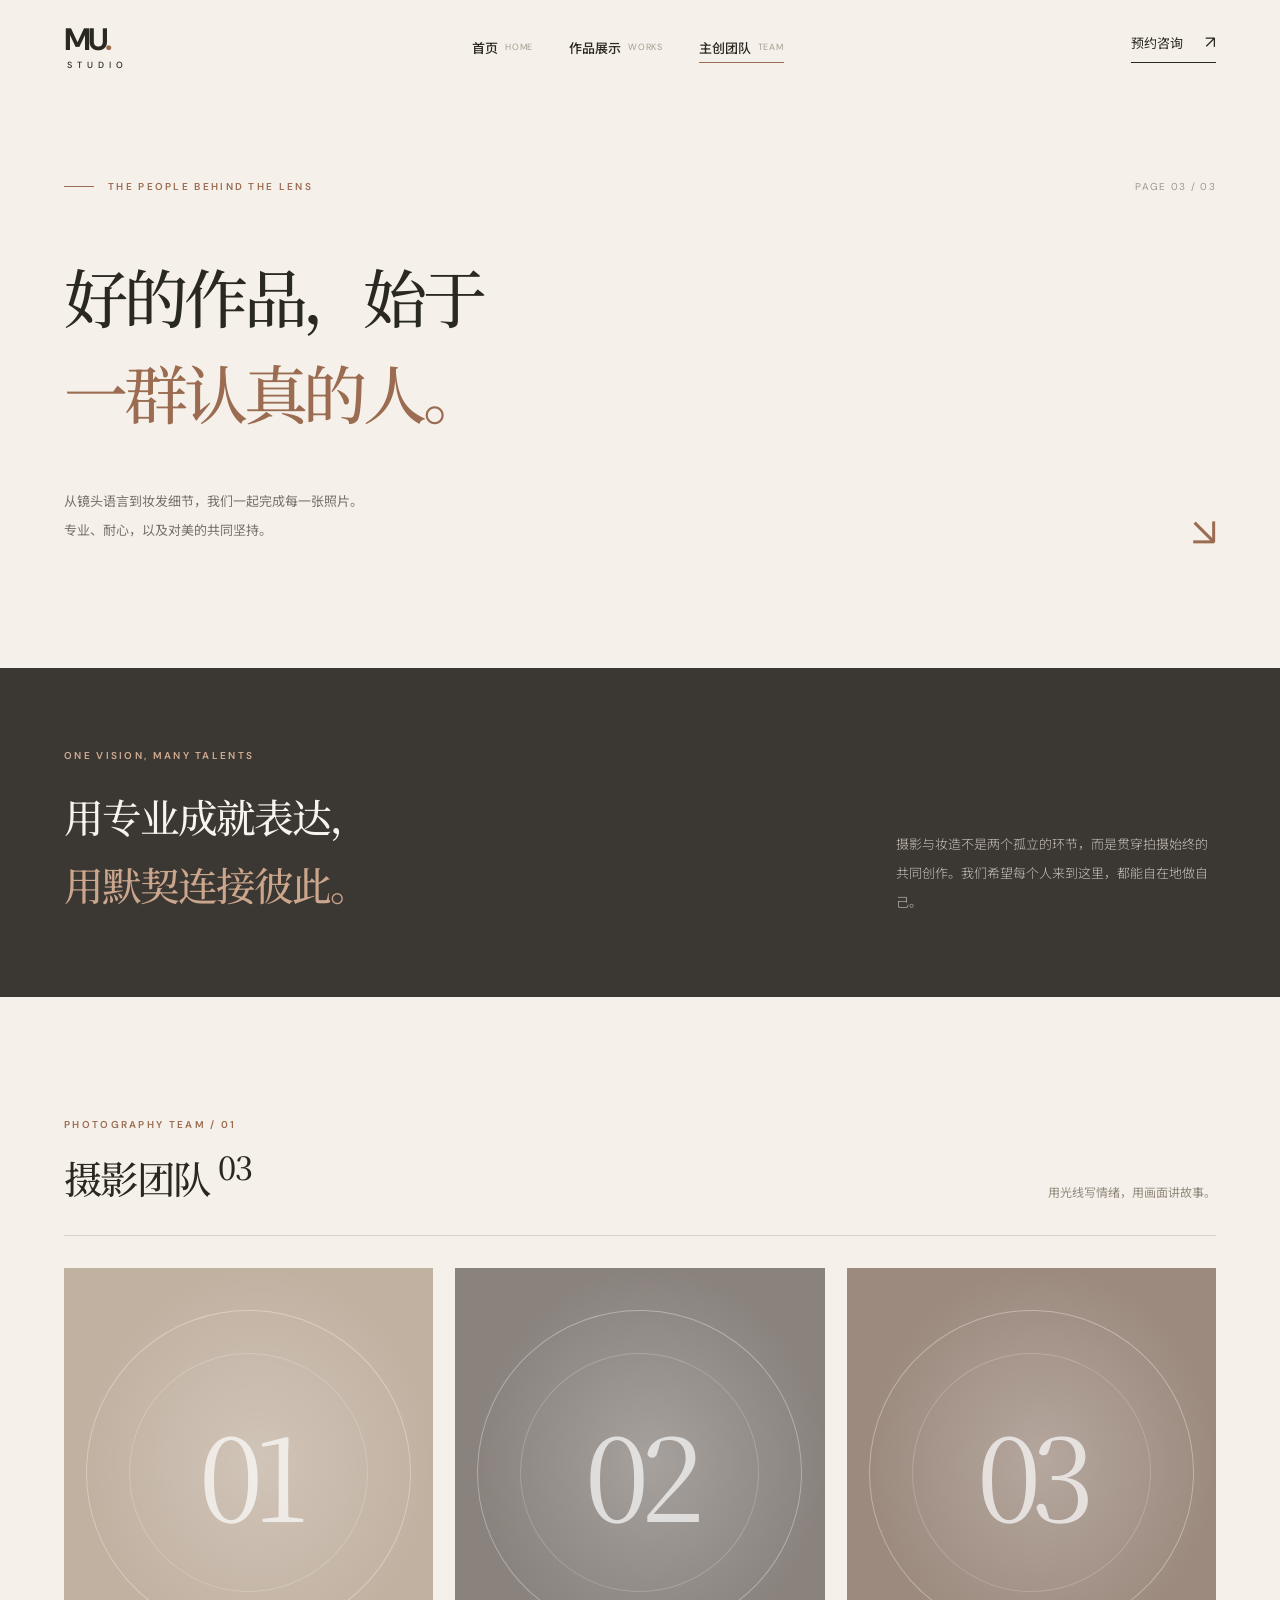
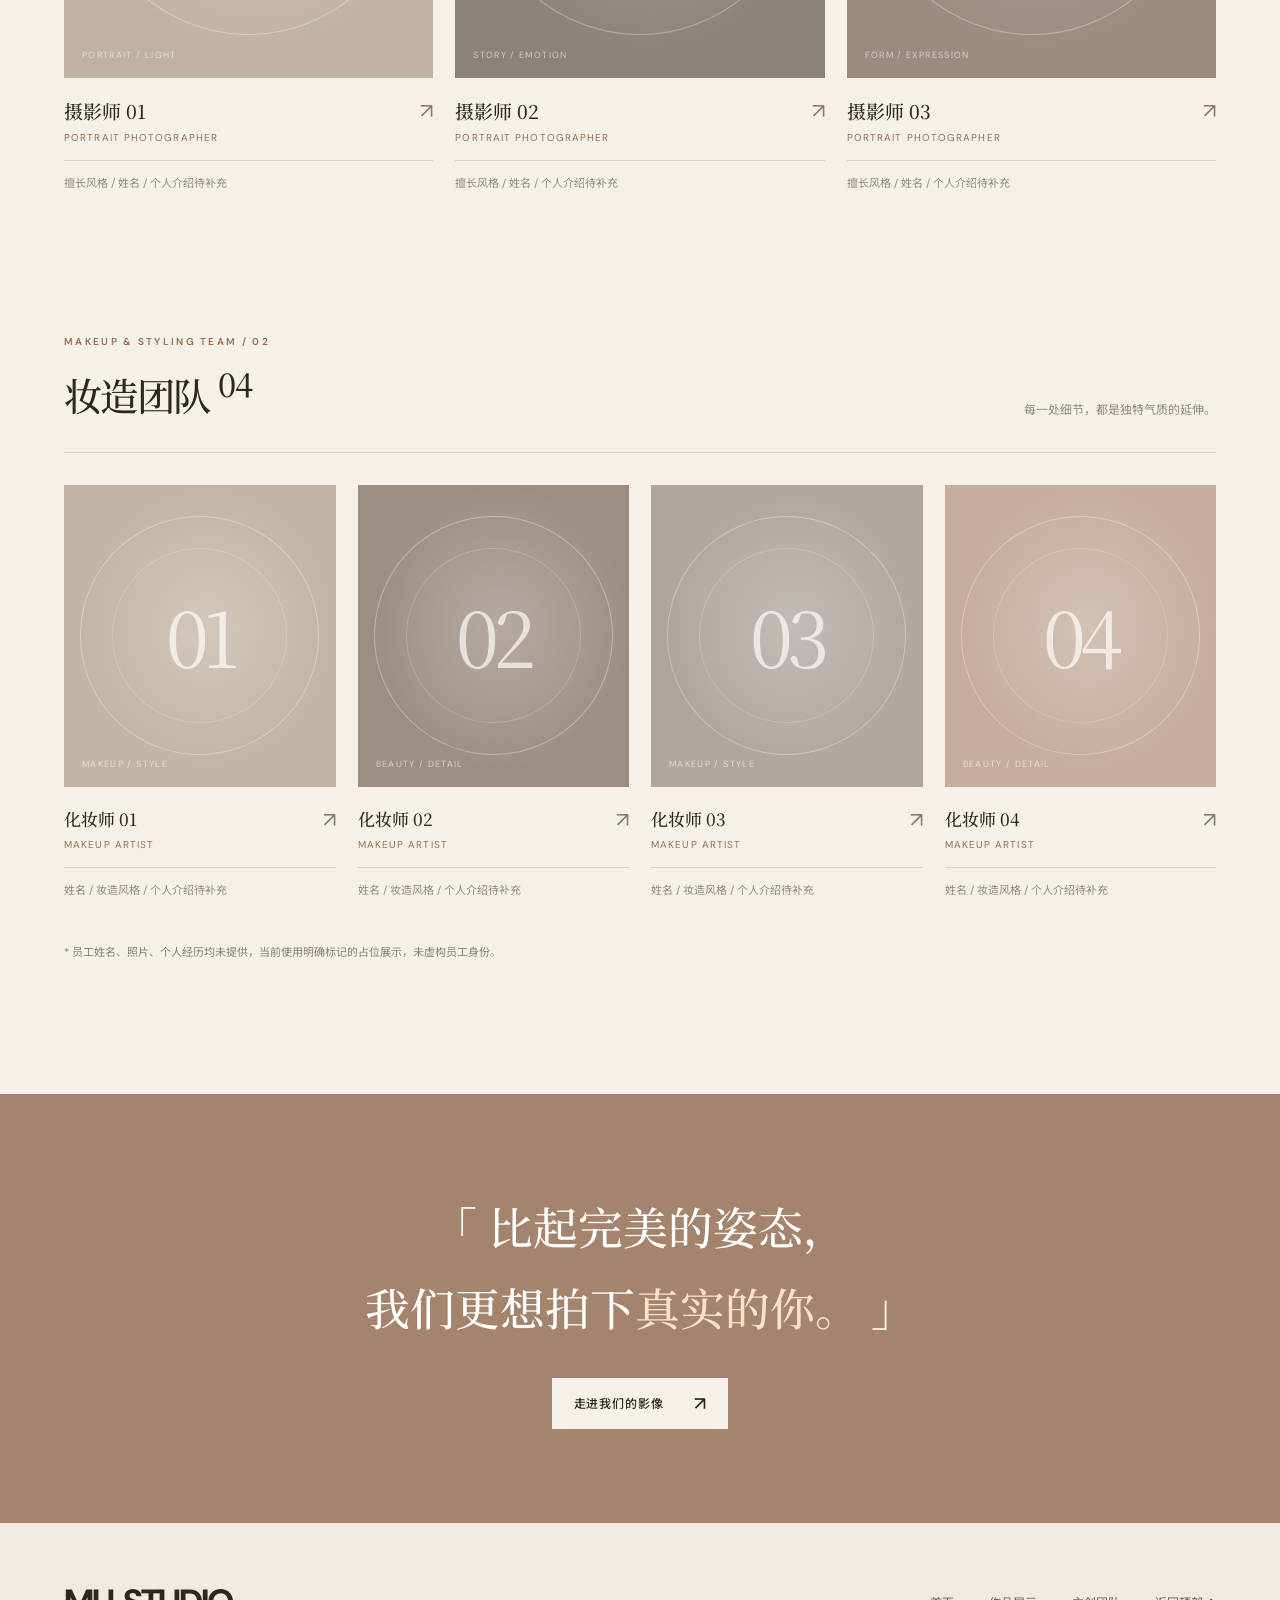
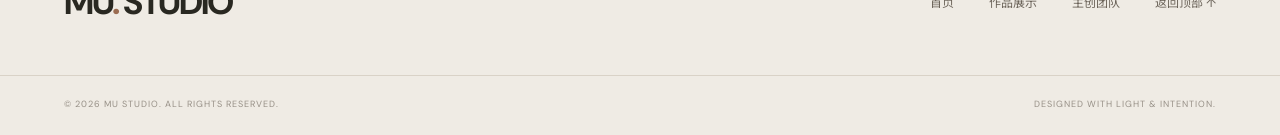
<file: team.html>
<!doctype html><html lang="zh-CN"><head><meta charset="utf-8"><meta name="viewport" content="width=device-width, initial-scale=1"><meta name="description" content="认识 MU STUDIO 的摄影团队与妆造团队，让每一次拍摄都成为舒适而专业的创作体验。"><meta name="theme-color" content="#f5f1ea"><title>主创团队 — MU STUDIO</title><link rel="icon" type="image/svg+xml" href="assets/favicon.svg"><link rel="preconnect" href="https://fonts.googleapis.com"><link rel="preconnect" href="https://fonts.gstatic.com" crossorigin><link href="https://fonts.googleapis.com/css2?family=DM+Sans:wght@400;500;600;700&family=Noto+Sans+SC:wght@300;400;500;600&family=Noto+Serif+SC:wght@400;500;600&display=swap" rel="stylesheet"><link rel="stylesheet" href="assets/css/style.css"><script defer src="assets/js/main.js"></script></head>
<body data-page="team"><a class="skip-link" href="#main">跳转到主要内容</a><header class="site-header" id="top"><a class="brand" href="index.html" aria-label="MU STUDIO 首页">MU<span class="brand-dot">.</span><span class="brand-sub">STUDIO</span></a><nav class="main-nav" id="site-nav" aria-label="主导航"><a class="nav-link" href="index.html">首页 <span>HOME</span></a><a class="nav-link" href="portfolio.html">作品展示 <span>WORKS</span></a><a class="nav-link is-current" href="team.html" aria-current="page">主创团队 <span>TEAM</span></a></nav><a class="header-cta" href="index.html#contact">预约咨询 <span aria-hidden="true">↗</span></a><button class="menu-toggle" type="button" aria-label="打开导航" aria-expanded="false" aria-controls="site-nav"><span></span><span></span></button></header>
<main id="main"><section class="page-hero page-hero-team section-wrap"><div class="page-hero-top"><p class="eyebrow"><span class="eyebrow-line"></span> THE PEOPLE BEHIND THE LENS</p><span class="page-count">PAGE 03 / 03</span></div><h1>好的作品，始于<br><em>一群认真的人。</em></h1><div class="page-hero-bottom"><p>从镜头语言到妆发细节，我们一起完成每一张照片。<br>专业、耐心，以及对美的共同坚持。</p><span class="page-hero-symbol" aria-hidden="true">↘</span></div></section>
<section class="team-lead"><div class="section-wrap team-lead-inner"><div><span class="section-kicker">ONE VISION, MANY TALENTS</span><h2>用专业成就表达，<br><em>用默契连接彼此。</em></h2></div><p>摄影与妆造不是两个孤立的环节，而是贯穿拍摄始终的共同创作。我们希望每个人来到这里，都能自在地做自己。</p></div></section>
<section class="team-section section-wrap" aria-labelledby="photographers-title"><div class="team-section-head"><div><p class="section-kicker">PHOTOGRAPHY TEAM / 01</p><h2 id="photographers-title">摄影团队 <sup>03</sup></h2></div><p>用光线写情绪，用画面讲故事。</p></div><div class="team-grid team-grid-photographers">
<article class="member-card reveal"><div class="member-placeholder member-tone-1"><span class="placeholder-rings"></span><span class="member-numeral">01</span><span class="placeholder-note">PORTRAIT / LIGHT</span></div><div class="member-info"><div><h3>摄影师 01</h3><p>PORTRAIT PHOTOGRAPHER</p></div><span class="member-arrow" aria-hidden="true">↗</span></div><p class="member-description">擅长风格 / 姓名 / 个人介绍待补充</p></article>
<article class="member-card reveal"><div class="member-placeholder member-tone-2"><span class="placeholder-rings"></span><span class="member-numeral">02</span><span class="placeholder-note">STORY / EMOTION</span></div><div class="member-info"><div><h3>摄影师 02</h3><p>PORTRAIT PHOTOGRAPHER</p></div><span class="member-arrow" aria-hidden="true">↗</span></div><p class="member-description">擅长风格 / 姓名 / 个人介绍待补充</p></article>
<article class="member-card reveal"><div class="member-placeholder member-tone-3"><span class="placeholder-rings"></span><span class="member-numeral">03</span><span class="placeholder-note">FORM / EXPRESSION</span></div><div class="member-info"><div><h3>摄影师 03</h3><p>PORTRAIT PHOTOGRAPHER</p></div><span class="member-arrow" aria-hidden="true">↗</span></div><p class="member-description">擅长风格 / 姓名 / 个人介绍待补充</p></article>
</div></section>
<section class="team-section team-section-secondary section-wrap" aria-labelledby="makeup-title"><div class="team-section-head"><div><p class="section-kicker">MAKEUP & STYLING TEAM / 02</p><h2 id="makeup-title">妆造团队 <sup>04</sup></h2></div><p>每一处细节，都是独特气质的延伸。</p></div><div class="team-grid team-grid-makeup">
<article class="member-card reveal"><div class="member-placeholder member-tone-4"><span class="placeholder-rings"></span><span class="member-numeral">01</span><span class="placeholder-note">MAKEUP / STYLE</span></div><div class="member-info"><div><h3>化妆师 01</h3><p>MAKEUP ARTIST</p></div><span class="member-arrow" aria-hidden="true">↗</span></div><p class="member-description">姓名 / 妆造风格 / 个人介绍待补充</p></article>
<article class="member-card reveal"><div class="member-placeholder member-tone-5"><span class="placeholder-rings"></span><span class="member-numeral">02</span><span class="placeholder-note">BEAUTY / DETAIL</span></div><div class="member-info"><div><h3>化妆师 02</h3><p>MAKEUP ARTIST</p></div><span class="member-arrow" aria-hidden="true">↗</span></div><p class="member-description">姓名 / 妆造风格 / 个人介绍待补充</p></article>
<article class="member-card reveal"><div class="member-placeholder member-tone-6"><span class="placeholder-rings"></span><span class="member-numeral">03</span><span class="placeholder-note">MAKEUP / STYLE</span></div><div class="member-info"><div><h3>化妆师 03</h3><p>MAKEUP ARTIST</p></div><span class="member-arrow" aria-hidden="true">↗</span></div><p class="member-description">姓名 / 妆造风格 / 个人介绍待补充</p></article>
<article class="member-card reveal"><div class="member-placeholder member-tone-7"><span class="placeholder-rings"></span><span class="member-numeral">04</span><span class="placeholder-note">BEAUTY / DETAIL</span></div><div class="member-info"><div><h3>化妆师 04</h3><p>MAKEUP ARTIST</p></div><span class="member-arrow" aria-hidden="true">↗</span></div><p class="member-description">姓名 / 妆造风格 / 个人介绍待补充</p></article>
</div><p class="demo-disclaimer">* 员工姓名、照片、个人经历均未提供，当前使用明确标记的占位展示，未虚构员工身份。</p></section>
<section class="team-quote"><div class="section-wrap"><p>「 比起完美的姿态，<br>我们更想拍下<span>真实的你。</span> 」</p><a class="btn btn-light" href="portfolio.html">走进我们的影像 <span aria-hidden="true">↗</span></a></div></section></main>
<footer class="site-footer"><div class="section-wrap footer-main"><a class="footer-brand" href="index.html">MU<span>.</span> STUDIO</a><div class="footer-links"><a href="index.html">首页</a><a href="portfolio.html">作品展示</a><a href="team.html">主创团队</a><a href="#top">返回顶部 ↑</a></div></div><div class="section-wrap footer-bottom"><span>© 2026 MU STUDIO. ALL RIGHTS RESERVED.</span><span>DESIGNED WITH LIGHT & INTENTION.</span></div></footer></body></html>
</file>
<file: assets/css/style.css>
:root{--paper:#f5f1ea;--paper-2:#ebe5dc;--ink:#292821;--muted:#777168;--accent:#9b6c51;--border:#d9d2c7;--white:#fff;--serif:"Noto Serif SC","Songti SC",serif;--sans:"DM Sans","Noto Sans SC",sans-serif;--max:1420px}
*,*::before,*::after{box-sizing:border-box}
html{scroll-behavior:smooth}
body{margin:0;background:var(--paper);color:var(--ink);font-family:var(--sans);-webkit-font-smoothing:antialiased;font-weight:400}
body.nav-open,body.lightbox-open{overflow:hidden}
img{display:block;max-width:100%}
a{color:inherit;text-decoration:none}
button{font:inherit}
button,a{-webkit-tap-highlight-color:transparent}
button:focus-visible,a:focus-visible{outline:2px solid var(--accent);outline-offset:4px}
::selection{background:#ae8b71;color:#fff}
.skip-link{position:fixed;z-index:200;top:-80px;left:15px;padding:12px 18px;background:#fff}.skip-link:focus{top:10px}
.section-wrap{max-width:var(--max);padding-left:64px;padding-right:64px;margin-left:auto;margin-right:auto}
.site-header{height:94px;display:flex;align-items:center;padding:0 64px;max-width:1800px;margin:auto;gap:48px;position:relative;z-index:30;background:var(--paper)}
.brand{font-size:31px;font-weight:700;letter-spacing:-.105em;line-height:1;white-space:nowrap}.brand-dot{color:var(--accent)}.brand-sub{display:block;margin-top:6px;font-weight:500;font-size:9px;letter-spacing:.56em;transform:translateX(3px)}
.main-nav{display:flex;gap:36px;margin:auto;align-items:center}.nav-link{font-size:13px;font-weight:500;display:flex;align-items:center;gap:7px;white-space:nowrap;position:relative;padding:10px 0}.nav-link span{font-size:9px;letter-spacing:.08em;color:#a59b8f;font-weight:400}.nav-link::after{content:"";position:absolute;bottom:4px;left:0;width:100%;height:1px;background:var(--accent);transform:scaleX(0);transform-origin:left;transition:transform .25s}.nav-link:hover::after,.nav-link.is-current::after{transform:scaleX(1)}
.header-cta{display:inline-flex;gap:21px;align-items:center;font-size:13px;letter-spacing:.02em;border-bottom:1px solid var(--ink);padding-bottom:9px;white-space:nowrap}.header-cta span{font-size:17px;transition:transform .2s}.header-cta:hover span{transform:translate(3px,-3px)}.menu-toggle{display:none}
.eyebrow,.section-kicker{font-family:var(--sans);font-size:10px;font-weight:600;letter-spacing:.23em;color:var(--accent);line-height:1.5}.eyebrow{display:flex;align-items:center;gap:14px;white-space:nowrap}.eyebrow-line{width:30px;height:1px;background:var(--accent)}
.hero{max-width:1800px;min-height:705px;margin:0 auto;display:grid;grid-template-columns:51% 49%;overflow:hidden}
.hero-copy{padding:96px 4vw 28px max(64px,calc((100vw - var(--max))/2 + 64px));display:flex;flex-direction:column;align-items:flex-start}
.hero h1{font:500 clamp(42px,4.15vw,77px)/1.53 var(--serif);letter-spacing:-.06em;white-space:nowrap;margin:36px 0 24px}.hero h1 em,.section-heading em,.experience-copy h2 em,.contact-inner h2 em,.page-hero h1 em,.team-lead h2 em,.portfolio-outro em{font-style:normal;color:var(--accent)}
.hero-intro{font-size:14px;color:var(--muted);line-height:2.2;font-weight:300;letter-spacing:.02em}.hero-actions{display:flex;align-items:center;gap:33px;margin-top:32px}.btn{min-height:51px;display:inline-flex;align-items:center;justify-content:space-between;gap:30px;padding:13px 22px;font-size:12px;font-weight:500;letter-spacing:.07em;transition:background .25s,color .25s,transform .25s}.btn:hover{transform:translateY(-2px)}.btn span{font-size:19px}.btn-dark{background:var(--ink);color:var(--paper)}.btn-dark:hover{background:var(--accent)}.btn-outline{border:1px solid var(--ink)}.btn-outline:hover{background:var(--ink);color:#fff}.btn-light{background:var(--paper);color:var(--ink)}.btn-light:hover{background:#fff}
.text-link,.underlined-link{font-size:12px;display:inline-flex;align-items:center;gap:18px;border-bottom:1px solid var(--ink);padding:9px 0 12px;white-space:nowrap}.text-link span,.underlined-link span{font-size:16px}.text-link:hover,.underlined-link:hover{color:var(--accent);border-color:var(--accent)}
.hero-bottom{margin-top:auto;width:100%;display:flex;align-items:center;justify-content:space-between;font-size:9px;letter-spacing:.17em;color:#8e867c;padding-top:55px}.small-index{font-size:13px;letter-spacing:.12em}.down-arrow{margin-left:10px;font-size:20px;color:var(--accent)}
.hero-visual{height:705px;position:relative;background:#b29a88}.hero-main-photo{position:absolute;inset:0}.hero-main-photo img{height:100%;width:100%;object-fit:cover;object-position:center 28%;filter:saturate(.78)}.hero-visual::after{content:"";inset:0;position:absolute;background:linear-gradient(to top,rgba(30,19,14,.17),transparent 40%);pointer-events:none}.hero-side-photo{position:absolute;z-index:3;width:30%;aspect-ratio:4/5;bottom:39px;left:-9%;border:7px solid var(--paper);box-shadow:0 15px 45px #241c1536;overflow:hidden}.hero-side-photo img{width:100%;height:100%;object-fit:cover}.image-vertical-label{position:absolute;right:16px;top:27px;writing-mode:vertical-rl;font-size:9px;font-weight:600;letter-spacing:.23em;z-index:2;color:#fff}.photo-caption{position:absolute;bottom:25px;right:24px;z-index:2;color:#fff;font-size:9px;letter-spacing:.08em}
.ticker{height:67px;border-block:1px solid var(--border);display:flex;align-items:center;justify-content:space-around;gap:35px;overflow:hidden;padding:0 20px;white-space:nowrap;font-size:10px;letter-spacing:.27em;font-weight:500;color:#8e857b}.ticker-star{font-size:17px;color:#bd9b81}
.intro-section{display:grid;grid-template-columns:23% 48% 1fr;gap:20px;padding-top:148px;padding-bottom:148px;align-items:start}.section-number{font-size:10px;letter-spacing:.19em;color:#9b9186;padding-top:10px}.intro-main{padding-right:5px}.intro-main h2{font:500 clamp(28px,2.6vw,47px)/1.8 var(--serif);letter-spacing:-.06em;margin:18px 0 0;white-space:nowrap}.serif-italic{color:var(--accent)}.intro-aside{padding-top:32px}.intro-aside p{font-size:13px;line-height:2.3;color:var(--muted);font-weight:300;margin:0 0 25px}.intro-aside a{font-size:12px}
.featured-section{background:var(--paper-2);padding-top:112px;padding-bottom:100px}.featured-head{display:flex;justify-content:space-between;gap:35px;align-items:end;margin-bottom:41px}.section-heading{font:500 clamp(28px,2.8vw,48px)/1.6 var(--serif);letter-spacing:-.055em;margin:15px 0 0}.featured-head .underlined-link{margin-bottom:7px}.featured-grid{display:grid;grid-template-columns:1.22fr 1fr 1fr;gap:20px}.feature-card{overflow:hidden;position:relative;aspect-ratio:.80;background:#bcb0a4}.feature-card-tall,.feature-card-small{aspect-ratio:.83}.feature-card img{height:100%;width:100%;object-fit:cover;transition:transform .65s cubic-bezier(.2,.7,.2,1),filter .4s}.feature-card:first-child img{object-position:center top}.feature-card:hover img{transform:scale(1.055);filter:brightness(.83)}.feature-card::after{position:absolute;content:"";inset:0;background:linear-gradient(180deg,transparent 60%,rgba(0,0,0,.58));pointer-events:none}.feature-hover{position:absolute;z-index:2;bottom:24px;left:24px;right:24px;color:white;display:flex;align-items:flex-end;flex-direction:column}.feature-hover>span:first-child{font-size:9px;letter-spacing:.18em;align-self:flex-start;margin-bottom:12px}.feature-hover strong{font:500 24px var(--serif);letter-spacing:.06em;align-self:flex-start}.feature-hover .feature-arrow{position:absolute;bottom:4px;right:0;font-size:24px}.demo-disclaimer{font-size:11px;color:#8a8075;line-height:1.8;margin-top:19px}
.experience-section{padding-top:155px;padding-bottom:155px;display:grid;grid-template-columns:47% 53%;gap:0;align-items:center}.experience-copy{padding-right:75px}.experience-copy h2{font:500 clamp(30px,3vw,54px)/1.7 var(--serif);letter-spacing:-.06em;margin:20px 0 27px}.experience-copy>p:not(.section-kicker){font-size:13px;font-weight:300;line-height:2.35;color:var(--muted);max-width:360px;margin-bottom:34px}.experience-visual{height:520px;position:relative;background:#e0dacf}.experience-visual img{width:100%;height:100%;object-fit:cover;object-position:center 22%}.image-sticker{position:absolute;bottom:-20px;left:-28px;background:#c29b81;color:#fff;width:110px;height:110px;border-radius:50%;display:flex;align-items:center;justify-content:center;text-align:center;font-size:11px;letter-spacing:.14em;line-height:1.65;transform:rotate(-13deg)}
.contact-panel{background:#34312c;color:#f5eee6}.contact-inner{text-align:center;padding-top:110px;padding-bottom:114px}.contact-inner .section-kicker{color:#c7a187}.contact-inner h2{font:500 clamp(35px,4.5vw,70px)/1.5 var(--serif);margin:21px 0 20px;letter-spacing:-.06em}.contact-inner h2 em{color:#cca588}.contact-inner>p:not(.section-kicker){font-size:13px;color:#c1b7ad;font-weight:300}.contact-note{margin:37px auto 0;border:1px solid #706760;padding:17px 26px;display:flex;gap:20px;align-items:center;text-align:left;max-width:390px;color:#c9bcb0;font-size:11px;line-height:1.8}.contact-note strong{font-weight:500;color:#f2d6bf}.contact-symbol{font-size:25px}
.site-footer{background:#efebe4}.footer-main{display:flex;justify-content:space-between;align-items:center;padding-top:56px;padding-bottom:50px}.footer-brand{font-size:35px;letter-spacing:-.06em;font-weight:700}.footer-brand span{color:var(--accent)}.footer-links{display:flex;gap:35px;font-size:12px;color:#6c645a}.footer-links a:hover{color:var(--accent)}.footer-bottom{border-top:1px solid var(--border);display:flex;justify-content:space-between;gap:20px;padding-top:22px;padding-bottom:25px;color:#979087;font-size:9px;letter-spacing:.11em}
.page-hero{padding-top:75px;padding-bottom:90px}.page-hero-top,.page-hero-bottom{display:flex;align-items:center;justify-content:space-between;gap:30px}.page-hero .eyebrow{font-size:10px}.page-count{color:#a2978c;font-size:10px;letter-spacing:.13em}.page-hero h1{font:500 clamp(43px,5vw,82px)/1.5 var(--serif);letter-spacing:-.065em;margin:43px 0 36px}.page-hero-bottom{align-items:end}.page-hero-bottom p{font-size:13px;color:var(--muted);line-height:2.2;max-width:500px}.page-hero-symbol{font-size:40px;color:var(--accent)}
.gallery-section{padding-bottom:125px}.gallery-toolbar{display:flex;align-items:end;justify-content:space-between;gap:40px;margin-bottom:48px}.gallery-toolbar h2,.team-section-head h2{font:500 clamp(27px,3vw,45px)/1.5 var(--serif);margin:0;letter-spacing:-.04em}.filter-bar{display:flex;gap:20px;flex-wrap:wrap}.filter-button{background:transparent;border:0;border-bottom:1px solid transparent;padding:10px 0;color:var(--muted);cursor:pointer;font-size:12px;white-space:nowrap}.filter-button:hover,.filter-button.is-active{color:var(--ink);border-color:var(--ink)}.gallery-grid{display:grid;grid-template-columns:repeat(3,minmax(0,1fr));gap:55px 24px}.gallery-card{border:0;padding:0;background:none;text-align:left;color:inherit;cursor:pointer;min-width:0}.gallery-card[hidden],.gallery-empty[hidden]{display:none}.gallery-image{width:100%;aspect-ratio:3/4;overflow:hidden;display:block;background:#ddd3c5;position:relative}.gallery-image img{width:100%;height:100%;object-fit:cover;transition:transform .5s ease}.gallery-card:hover img{transform:scale(1.05)}.gallery-image::after{content:"↗";position:absolute;right:15px;top:15px;background:#f5f1eabb;color:#25231d;width:32px;height:32px;display:grid;place-items:center;border-radius:50%;opacity:0;transition:opacity .3s}.gallery-card:hover .gallery-image::after{opacity:1}.gallery-meta{margin-top:16px;display:flex;align-items:center;justify-content:space-between;gap:15px}.gallery-meta strong{font:500 20px var(--serif)}.gallery-meta small{color:var(--muted);font-size:10px;letter-spacing:.08em}.gallery-empty{font-size:13px;color:var(--muted);text-align:center;margin-top:70px}.portfolio-outro{background:#e9e1d8;text-align:center;padding-top:90px;padding-bottom:115px}.portfolio-outro p:not(.section-kicker){font:500 clamp(30px,3vw,50px)/1.6 var(--serif)}.lightbox{display:none;position:fixed;z-index:100;inset:0;background:rgba(18,17,16,.96);align-items:center;justify-content:center;padding:70px 40px 25px;gap:15px}.lightbox.is-open{display:flex}.lightbox-figure{display:flex;align-items:center;flex-direction:column;justify-content:center;min-width:0;max-width:80vw;margin:0;gap:16px}.lightbox-figure img{max-height:calc(100vh - 170px);max-width:100%;object-fit:contain}.lightbox-figure figcaption{display:flex;justify-content:space-between;gap:30px;color:#eee;width:100%;font-size:12px}.lightbox-figure figcaption span{color:#aaa;font-size:10px;letter-spacing:.12em}.lightbox-close,.lightbox-prev,.lightbox-next{border:0;background:transparent;color:#eee;cursor:pointer}.lightbox-close{position:absolute;right:36px;top:18px;font-size:42px}.lightbox-prev,.lightbox-next{font-size:30px;padding:15px}.lightbox-prev:hover,.lightbox-next:hover,.lightbox-close:hover{color:#c5a287}
.page-hero-team{padding-bottom:110px}.team-lead{background:#3b3833;color:#f8f3ed}.team-lead-inner{padding-top:75px;padding-bottom:80px;display:flex;align-items:end;justify-content:space-between;gap:70px}.team-lead .section-kicker{color:#d2ac92}.team-lead h2{font:500 clamp(28px,3.1vw,47px)/1.7 var(--serif);letter-spacing:-.05em;margin:18px 0 0}.team-lead h2 em{color:#cba58c}.team-lead-inner>p{color:#c9c1b8;font-size:13px;font-weight:300;line-height:2.2;max-width:320px;margin:0}.team-section{padding-top:110px;padding-bottom:95px}.team-section-secondary{padding-top:24px;padding-bottom:120px}.team-section-head{border-bottom:1px solid var(--border);padding-bottom:28px;margin-bottom:32px;display:flex;align-items:end;justify-content:space-between;gap:24px}.team-section-head>p{font-size:12px;color:#948a7e;margin:0 0 6px}.team-grid{display:grid;gap:22px}.team-grid-photographers{grid-template-columns:repeat(3,minmax(0,1fr))}.team-grid-makeup{grid-template-columns:repeat(4,minmax(0,1fr))}.member-card{min-width:0}.member-placeholder{height:auto;aspect-ratio:4/4.45;position:relative;overflow:hidden;display:grid;place-items:center;isolation:isolate;background:#a99e92}.member-tone-1{background:#c1b1a1}.member-tone-2{background:#89827d}.member-tone-3{background:#9c8a7e}.member-tone-4{background:#c3b5a4}.member-tone-5{background:#9d8e84}.member-tone-6{background:#aea69f}.member-tone-7{background:#c6ad9b}.member-placeholder::before{content:"";position:absolute;width:140%;height:140%;top:-20%;left:-20%;background:radial-gradient(ellipse at 52% 48%,#ffffff40,transparent 46%);z-index:-1}.placeholder-rings{position:absolute;border:1px solid #fff5;border-radius:50%;width:88%;aspect-ratio:1;transform:rotate(-20deg)}.placeholder-rings::after{content:"";position:absolute;border:1px solid #fff3;border-radius:50%;inset:13%}.member-numeral{font:400 clamp(65px,9vw,165px)/1 var(--serif);color:#ffffffad;letter-spacing:-.08em}.placeholder-note{position:absolute;bottom:17px;left:18px;font-size:9px;letter-spacing:.15em;color:#fff9}.member-info{display:flex;justify-content:space-between;gap:9px;align-items:start;margin-top:19px}.member-info h3{font:500 19px var(--serif);margin:0 0 7px}.member-info p{font-size:10px;color:var(--accent);letter-spacing:.11em;margin:0}.member-arrow{color:#8b7765;font-size:21px}.member-description{border-top:1px solid var(--border);font-size:11px;color:#978a7f;padding-top:13px;margin-top:16px;line-height:1.8}.team-grid-makeup .member-numeral{font-size:clamp(55px,6vw,120px)}.team-grid-makeup .member-info h3{font-size:17px}.team-section-secondary .demo-disclaimer{margin-top:32px}.team-quote{background:#a4846c;color:#fff}.team-quote .section-wrap{padding-top:92px;padding-bottom:94px;text-align:center}.team-quote p{font:500 clamp(28px,3.5vw,49px)/1.8 var(--serif);margin:0 0 30px}.team-quote p span{color:#f9e2cd}
.will-reveal{opacity:0;transform:translateY(26px);transition:opacity .65s ease,transform .65s cubic-bezier(.2,.7,.2,1)}.will-reveal.is-visible{opacity:1;transform:translateY(0)}
@media (max-width:1200px){.site-header{padding-inline:40px}.section-wrap{padding-inline:40px}.hero-copy{padding-left:55px}.hero h1{font-size:clamp(37px,4.2vw,60px)}.intro-section{grid-template-columns:20% 48% 1fr}.intro-main h2{white-space:normal}.experience-copy{padding-right:50px}}
@media (max-width:980px){.site-header{gap:28px}.main-nav{gap:18px}.nav-link span{display:none}.hero{grid-template-columns:51% 49%;min-height:610px}.hero-copy{padding:75px 30px 25px 40px}.hero h1{font-size:clamp(31px,4.45vw,52px)}.hero-visual{height:610px}.hero-side-photo{left:-6%;width:31%;bottom:38px}.hero-intro{font-size:12px}.hero-actions{flex-wrap:wrap;gap:18px}.intro-section{grid-template-columns:1fr 2fr;gap:22px;padding-top:100px;padding-bottom:100px}.intro-main{grid-column:2}.intro-aside{grid-column:2;padding-top:0}.featured-section{padding-block:85px}.featured-grid{gap:12px}.feature-hover{left:16px;bottom:19px;right:14px}.feature-hover strong{font-size:19px}.experience-section{padding-block:100px}.experience-visual{height:440px}.gallery-toolbar{display:block}.filter-bar{margin-top:24px}.team-lead-inner{gap:30px}.team-grid-makeup{grid-template-columns:repeat(2,1fr)}.team-grid-makeup .member-numeral{font-size:110px}}
@media (max-width:760px){.site-header{height:72px;padding:0 23px;gap:0;justify-content:space-between}.brand{font-size:28px}.header-cta{margin-left:auto;margin-right:25px;font-size:11px;gap:8px;padding-bottom:5px}.menu-toggle{display:flex;flex-direction:column;gap:6px;border:0;background:none;width:31px;height:34px;align-items:center;justify-content:center;cursor:pointer;z-index:42}.menu-toggle span{display:block;width:23px;height:1px;background:var(--ink);transition:transform .25s}.menu-toggle[aria-expanded="true"] span:first-child{transform:translateY(3.5px) rotate(45deg)}.menu-toggle[aria-expanded="true"] span:last-child{transform:translateY(-3.5px) rotate(-45deg)}.main-nav{position:fixed;top:72px;right:0;left:0;bottom:0;padding:45px 30px;background:var(--paper);display:flex;flex-direction:column;gap:23px;align-items:start;transform:translateX(103%);transition:transform .3s;z-index:40;margin:0}.main-nav.is-open{transform:none}.nav-link{font-size:26px;font-family:var(--serif)}.nav-link span{display:inline;font-size:10px}.section-wrap{padding-inline:22px}.hero{display:flex;flex-direction:column;overflow:visible}.hero-copy{padding:65px 22px 30px;min-height:495px}.eyebrow,.section-kicker{font-size:9px}.hero h1{font-size:clamp(35px,8.4vw,52px);margin:28px 0 18px;white-space:normal}.hero-intro{font-size:12px;line-height:2.1}.hero-actions{margin-top:23px;gap:20px}.btn{font-size:11px;min-height:46px;padding:12px 17px}.text-link{font-size:11px}.hero-bottom{padding-top:24px}.hero-visual{height:480px;width:100%}.hero-side-photo{left:auto;right:18px;bottom:-22px;width:29%;border:5px solid var(--paper)}.image-vertical-label{font-size:8px}.ticker{height:57px;gap:30px;justify-content:initial}.intro-section{grid-template-columns:1fr;padding-top:99px;padding-bottom:95px;gap:16px}.intro-main,.intro-aside{grid-column:1}.intro-main h2{font-size:30px;margin-top:11px}.intro-aside{padding-top:5px}.intro-aside p{max-width:500px;margin-bottom:15px}.featured-section{padding-top:75px;padding-bottom:63px}.featured-head{align-items:start;display:block;margin-bottom:25px}.featured-head .underlined-link{margin-top:14px}.section-heading{font-size:29px}.featured-grid{grid-template-columns:1fr 1fr;gap:12px}.feature-card-tall{grid-column:1 / -1;aspect-ratio:1.04}.feature-card-small{aspect-ratio:.79}.feature-hover{bottom:14px;left:13px;right:12px}.feature-hover strong{font-size:17px}.feature-hover>span:first-child{font-size:7px;margin-bottom:8px}.feature-hover .feature-arrow{font-size:18px}.demo-disclaimer{font-size:10px}.experience-section{padding-block:85px;display:flex;flex-direction:column;gap:35px}.experience-copy{padding-right:0;width:100%}.experience-copy h2{font-size:32px}.experience-visual{height:440px;width:100%}.image-sticker{width:85px;height:85px;font-size:9px;left:-12px}.contact-inner{padding-top:88px;padding-bottom:90px}.contact-inner h2{font-size:38px}.footer-main{padding-top:42px;padding-bottom:38px;display:block}.footer-links{margin-top:25px;flex-wrap:wrap;gap:16px 25px}.footer-bottom{display:block;font-size:8px}.footer-bottom span{display:block;margin:7px 0}.page-hero{padding-top:54px;padding-bottom:61px}.page-hero h1{font-size:clamp(36px,8vw,57px);margin:34px 0 31px}.page-hero-bottom p{font-size:12px}.page-hero-symbol{font-size:32px}.gallery-section{padding-bottom:70px}.gallery-toolbar{margin-bottom:24px}.gallery-toolbar h2,.team-section-head h2{font-size:32px}.filter-bar{gap:8px 17px}.filter-button{font-size:11px}.gallery-grid{grid-template-columns:repeat(2,minmax(0,1fr));gap:33px 14px}.gallery-meta{align-items:start;display:block}.gallery-meta strong{font-size:14px}.gallery-meta small{font-size:9px;display:block;margin-top:6px}.portfolio-outro{padding-top:65px;padding-bottom:80px}.portfolio-outro p:not(.section-kicker){font-size:29px}.team-lead-inner{display:block;padding-block:63px}.team-lead h2{font-size:31px}.team-lead-inner>p{margin-top:18px;max-width:480px;font-size:12px}.team-section{padding-top:72px;padding-bottom:70px}.team-section-secondary{padding-top:7px;padding-bottom:85px}.team-section-head{display:block}.team-section-head>p{margin-top:12px}.team-grid-photographers{grid-template-columns:repeat(2,minmax(0,1fr))}.team-grid{gap:34px 14px}.member-numeral{font-size:80px}.team-grid-makeup .member-numeral{font-size:80px}.member-info h3,.team-grid-makeup .member-info h3{font-size:15px}.member-info p{font-size:8px}.member-description{font-size:10px}.team-quote .section-wrap{padding-block:67px}.team-quote p{font-size:29px}.lightbox{padding:70px 5px 20px;gap:0}.lightbox-prev,.lightbox-next{padding:8px;font-size:25px}.lightbox-figure{max-width:calc(100vw - 75px)}.lightbox-figure img{max-height:calc(100vh - 165px)}.lightbox-close{right:17px;top:9px}}
@media (max-width:380px){.hero-actions{gap:11px}.hero h1{font-size:34px}.hero-visual{height:400px}.hero-copy{min-height:465px}.team-grid-photographers{grid-template-columns:1fr}.member-numeral{font-size:120px}.gallery-meta small{font-size:8px}}
@media (prefers-reduced-motion:reduce){html{scroll-behavior:auto}*,*::before,*::after{animation-duration:.01ms!important;transition-duration:.01ms!important}.will-reveal{opacity:1;transform:none}}
</file>
